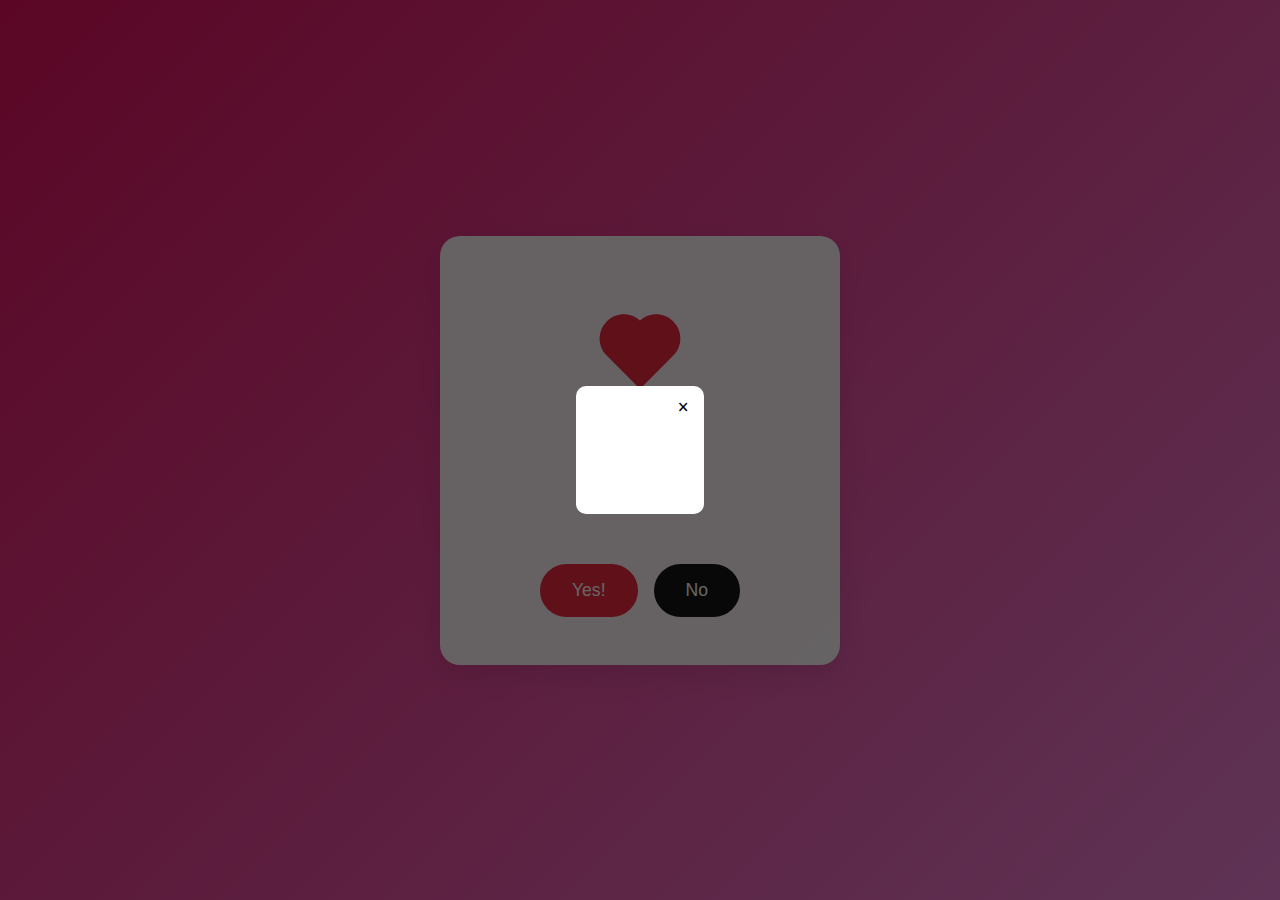
<file: index.html>
<!DOCTYPE html>
<html lang="es">
  <head>
    <meta charset="UTF-8" />
    <meta name="viewport" content="width=device-width, initial-scale=1.0" />
    <title>Para Rosa 💖</title>
    <link rel="stylesheet" href="styles.css" />
  </head>
  <body>
    <div class="card">
      <div class="heart-container">
        <svg viewBox="0 0 100 100" width="100" height="100">
          <path
            class="heart"
            d="M50 88.9L16.7 55.6C7.2 46.1 7.2 30.9 16.7 21.4s24.7-9.5 34.2 0L50 20.5l-0.9 0.9c9.5-9.5 24.7-9.5 34.2 0s9.5 24.7 0 34.2L50 88.9z"
          />
        </svg>
      </div>

      <div class="question active" id="q1">
        <h1 class="message">
          Rosa, ¿aceptas ser mi Ruth en este camino de amor y fe? 💝
        </h1>
        <div class="btn-container">
          <button
            class="btn"
            onclick="nextQuestion(true, 1, 'Donde tú vayas, yo iré, y donde tú vivas, yo viviré. Tu pueblo será mi pueblo, y tu Dios será mi Dios. - Rut 1:16', 'Porque contigo, Rosa, hasta los desiertos florecen. 🌹')"
          >
            Yes!
          </button>
          <button
            class="btn no"
            onclick="handleNo(1, '¿En serio, Rosa? 😱 ¿Me estás diciendo que no? ¡Ni el mar Rojo se atrevió a ser tan difícil de cruzar! 🙈 (Vuelve a intentarlo, no seas malvada 😏).')"
            onmouseover="dodgeNo(this)"
          >
            No
          </button>
        </div>
      </div>

      <div class="question" id="q2">
        <h1 class="message">
          Rosa, ¿me das el honor de caminar juntos, como los dicipulos de Jesús?
          🌹
        </h1>
        <div class="btn-container">
          <button
            class="btn"
            onclick="nextQuestion(true, 2, 'Donde dos o tres se reúnen en mi nombre, allí estoy yo en medio de ellos. - Mateo 18:20', 'Contigo, cada paso es una bendición. 🥰')"
          >
            Yes!
          </button>
          <button
            class="btn no"
            onclick="handleNo(2, '¿Qué? 😳 ¿En serio dijiste que no? ¡Hasta Jonás se arrepintió de decirle que no a Dios! 🙃 (Dale otra oportunidad a este pobre enamorado 😌).')"
            onmouseover="dodgeNo(this)"
          >
            No
          </button>
        </div>
      </div>

      <div class="question" id="q3">
        <h1 class="message">
          Rosa, Ahora mismo quiero darte un abrazo pero no estas aquí 🤗
        </h1>
        <div class="btn-container">
          <button
            class="btn"
            onclick="nextQuestion(true, 3, 'El amor es paciente, es bondadoso. El amor no tiene envidia, no se jacta, no se envanece. - 1 Corintios 13:4', 'Porque contigo, Rosa, hasta los abrazos saben a cielo. ❤️')"
          >
            Yes!
          </button>
          <button
            class="btn no"
            onclick="handleNo(3, '¿Qué? 😤 ¿Ni un abrazo? ¡Hasta el hijo pródigo recibió un abrazo! 😅 (No seas dura, Rosa, dale clic al sí 😘).')"
            onmouseover="dodgeNo(this)"
          >
            No
          </button>
        </div>
      </div>

      <div class="question" id="final">
        <h1 class="message">
          Rosa, eres mi regalo de Dios, y siempre recordaré que el amor viene de
          Él. Te Quiero. ❤️
        </h1>
        <div class="btn-container">
          <button
            class="btn"
            onclick="nextQuestion(true, 3, 'final', 'El amor nunca deja de ser. - 1 Corintios 13:8', 'Porque contigo, Rosa, hasta el cielo envidia nuestro amor. 🌟❤️')"
          >
            Yes!
          </button>
          <button
            class="btn no"
            onclick="handleNo('final', '¿Otra vez no? 😭 ¡Hasta Faraón dejó ir al pueblo de Israel! 😤 (Rosa, no seas cruel, dale clic al sí, por favor 🥺).')"
          >
            No
          </button>
        </div>
      </div>
    </div>
    <div id="customModal" class="modal">
      <div class="modal-content">
        <span class="close">&times;</span>
        <p id="modalMessage"></p>
      </div>
    </div>

    <script src="script.js"></script>
  </body>
</html>
</file>
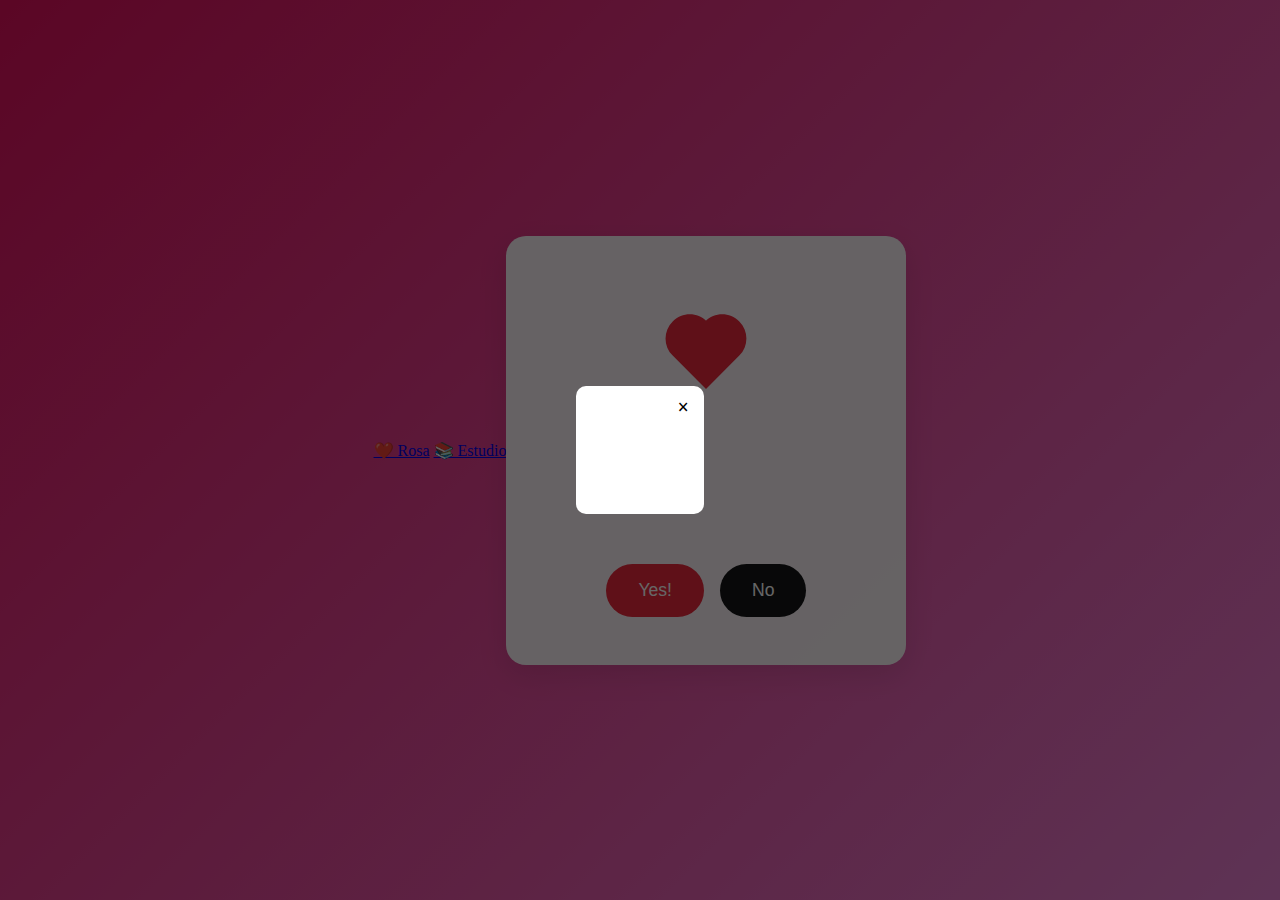
<file: index copy.html>
<!DOCTYPE html>
<html lang="es">
  <head>
    <meta charset="UTF-8" />
    <meta name="viewport" content="width=device-width, initial-scale=1.0" />
    <title>Para Rosa 💖</title>
    <link rel="stylesheet" href="styles.css" />
  </head>
  <body>
    <nav class="top-menu">
      <a href="index.html">❤️ Rosa</a>
      <a href="study.html">📚 Estudio</a>
    </nav>

    <div class="card">
      <div class="heart-container">
        <svg viewBox="0 0 100 100" width="100" height="100">
          <path
            class="heart"
            d="M50 88.9L16.7 55.6C7.2 46.1 7.2 30.9 16.7 21.4s24.7-9.5 34.2 0L50 20.5l-0.9 0.9c9.5-9.5 24.7-9.5 34.2 0s9.5 24.7 0 34.2L50 88.9z"
          />
        </svg>
      </div>

      <div class="question active" id="q1">
        <h1 class="message">
          Rosa, ¿aceptas ser mi Ruth en este camino de amor y fe? 💝
        </h1>
        <div class="btn-container">
          <button
            class="btn"
            onclick="nextQuestion(true, 1, 'Donde tú vayas, yo iré, y donde tú vivas, yo viviré. Tu pueblo será mi pueblo, y tu Dios será mi Dios. - Rut 1:16', 'Porque contigo, Rosa, hasta los desiertos florecen. 🌹')"
          >
            Yes!
          </button>
          <button
            class="btn no"
            onclick="handleNo(1, '¿En serio, Rosa? 😱 ¿Me estás diciendo que no? ¡Ni el mar Rojo se atrevió a ser tan difícil de cruzar! 🙈 (Vuelve a intentarlo, no seas malvada 😏).')"
            onmouseover="dodgeNo(this)"
          >
            No
          </button>
        </div>
      </div>

      <div class="question" id="q2">
        <h1 class="message">
          Rosa, ¿me das el honor de caminar juntos, como los dicipulos de Jesús?
          🌹
        </h1>
        <div class="btn-container">
          <button
            class="btn"
            onclick="nextQuestion(true, 2, 'Donde dos o tres se reúnen en mi nombre, allí estoy yo en medio de ellos. - Mateo 18:20', 'Contigo, cada paso es una bendición. 🥰')"
          >
            Yes!
          </button>
          <button
            class="btn no"
            onclick="handleNo(2, '¿Qué? 😳 ¿En serio dijiste que no? ¡Hasta Jonás se arrepintió de decirle que no a Dios! 🙃 (Dale otra oportunidad a este pobre enamorado 😌).')"
            onmouseover="dodgeNo(this)"
          >
            No
          </button>
        </div>
      </div>

      <div class="question" id="q3">
        <h1 class="message">
          Rosa, Ahora mismo quiero darte un abrazo pero no estas aquí 🤗
        </h1>
        <div class="btn-container">
          <button
            class="btn"
            onclick="nextQuestion(true, 3, 'El amor es paciente, es bondadoso. El amor no tiene envidia, no se jacta, no se envanece. - 1 Corintios 13:4', 'Porque contigo, Rosa, hasta los abrazos saben a cielo. ❤️')"
          >
            Yes!
          </button>
          <button
            class="btn no"
            onclick="handleNo(3, '¿Qué? 😤 ¿Ni un abrazo? ¡Hasta el hijo pródigo recibió un abrazo! 😅 (No seas dura, Rosa, dale clic al sí 😘).')"
            onmouseover="dodgeNo(this)"
          >
            No
          </button>
        </div>
      </div>

      <div class="question" id="final">
        <h1 class="message">
          Rosa, eres mi regalo de Dios, y siempre recordaré que el amor viene de
          Él. Te Quiero. ❤️
        </h1>
        <div class="btn-container">
          <button
            class="btn"
            onclick="nextQuestion(true, 3, 'final', 'El amor nunca deja de ser. - 1 Corintios 13:8', 'Porque contigo, Rosa, hasta el cielo envidia nuestro amor. 🌟❤️')"
          >
            Yes!
          </button>
          <button
            class="btn no"
            onclick="handleNo('final', '¿Otra vez no? 😭 ¡Hasta Faraón dejó ir al pueblo de Israel! 😤 (Rosa, no seas cruel, dale clic al sí, por favor 🥺).')"
          >
            No
          </button>
        </div>
      </div>
    </div>
    <div id="customModal" class="modal">
      <div class="modal-content">
        <span class="close">&times;</span>
        <p id="modalMessage"></p>
      </div>
    </div>

    <script src="script.js"></script>
  </body>
</html>
</file>
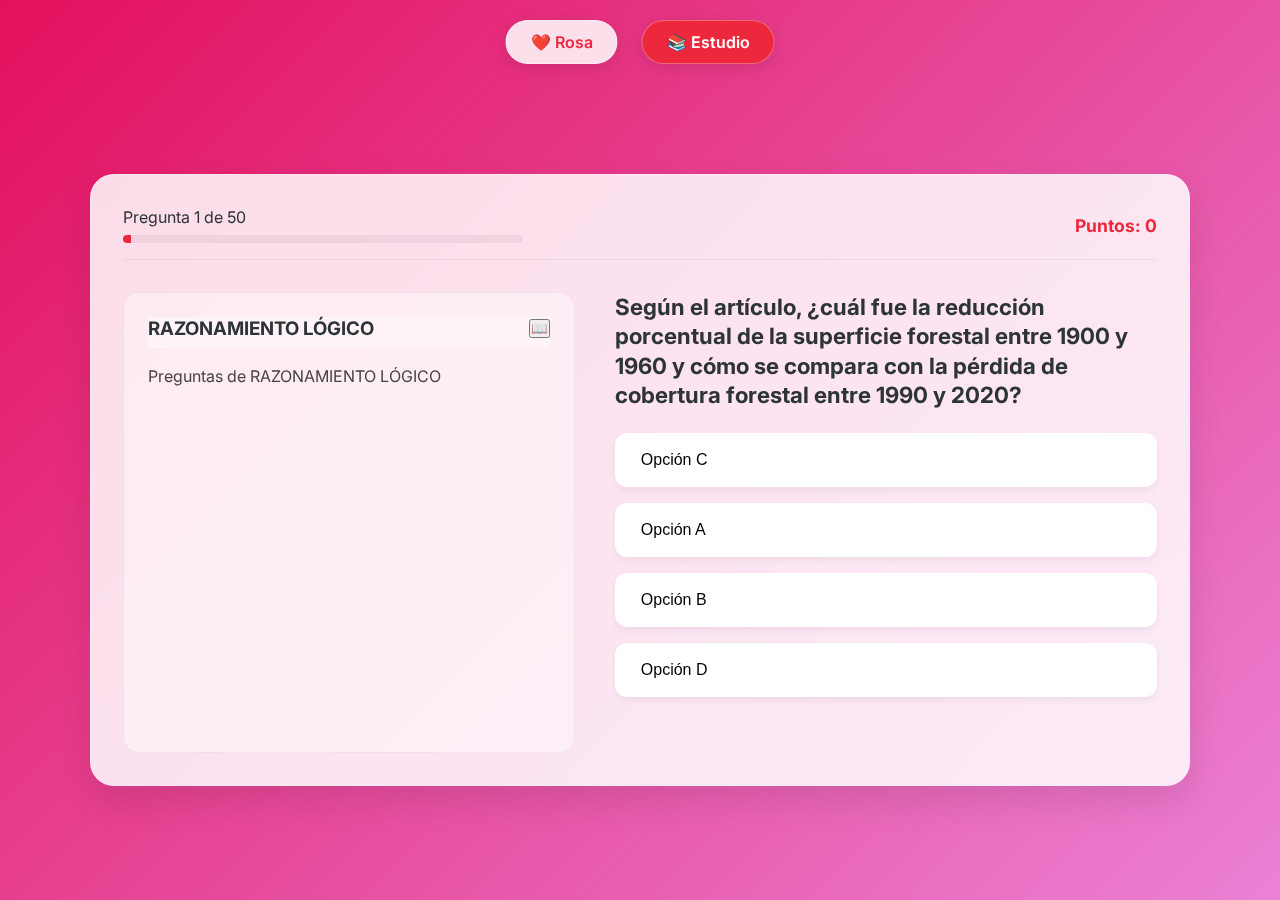
<file: study.html>
<!DOCTYPE html>
<html lang="es">

<head>
  <meta charset="UTF-8">
  <meta name="viewport" content="width=device-width, initial-scale=1.0">
  <title>Prep Académica - Rosa 📚</title>
  <link rel="stylesheet" href="study.css">
  <link rel="preconnect" href="https://fonts.googleapis.com">
  <link rel="preconnect" href="https://fonts.gstatic.com" crossorigin>
  <link href="https://fonts.googleapis.com/css2?family=Inter:wght@300;400;600;700&display=swap" rel="stylesheet">
</head>

<body>
  <nav class="top-menu">
    <a href="index.html">❤️ Rosa</a>
    <a href="study.html" class="active">📚 Estudio</a>
  </nav>

  <main class="container">
    <div class="glass-card main-card">
      <header class="quiz-header">
        <div class="progress-container">
          <span id="progress-text">Pregunta 0 de 0</span>
          <div class="progress-bar">
            <div id="progress-fill" class="progress-fill"></div>
          </div>
        </div>
        <div class="stats">
          <span id="score">Puntos: 0</span>
        </div>
      </header>

      <section class="content-split">
        <!-- Reading Section -->
        <aside class="reading-section" id="reading-section">
          <div class="reading-header">
            <h3 id="reading-title">Cargando lectura...</h3>
            <button id="toggle-reading" class="icon-btn" title="Expandir/Contraer">📖</button>
          </div>
          <div class="reading-content" id="reading-text">
            <!-- Text injected by JS -->
          </div>
        </aside>

        <!-- Question Section -->
        <article class="question-section">
          <h2 id="question-text">Cargando pregunta...</h2>
          <div class="options-grid" id="options-container">
            <!-- Options injected by JS -->
          </div>

          <div class="action-area">
            <p id="feedback-msg" class="feedback"></p>
            <button id="next-btn" class="btn primary" style="display: none;">Siguiente Pregunta</button>
            <button id="view-sustento" class="btn secondary" style="display: none;">Ver Sustento</button>
          </div>
        </article>
      </section>
    </div>
  </main>

  <!-- Modal for Sustento -->
  <div id="sustento-modal" class="modal">
    <div class="modal-content glass-card">
      <span class="close-btn">&times;</span>
      <h3>Justificación Técnica</h3>
      <div class="sustento-body" id="sustento-text">
        <!-- Sustento content -->
      </div>
      <button class="btn primary btn-full" onclick="closeModal()">Entendido</button>
    </div>
  </div>

  <script src="questions_data.js"></script>
  <script src="study.js"></script>
</body>

</html>
</file>
<file: styles.css>
* {
  box-sizing: border-box;
  -webkit-box-sizing: border-box;
  -moz-box-sizing: border-box;
  margin: 0;
  padding: 0;
}

body {
  align-items: center;
  background: linear-gradient(135deg, #e3105d 0%, #eb81d5 100%);
  display: flex;
  justify-content: center;
  min-height: 100vh;
}

.card {
  background: rgba(255, 255, 255, 0.95);
  border-radius: 20px;
  box-shadow: 0 10px 30px rgba(0, 0, 0, 0.1);
  max-width: 400px;
  overflow: hidden;
  padding: 2rem;
  position: relative;
  text-align: center;
  width: 90%;
}

.heart-container {
  margin: 2rem 0;
  position: relative;
}

.heart {
  animation: pulse 1.5s ease-in-out infinite;
  fill: #ed283c;
  transform-origin: center;
}

.message {
  animation: fadeIn 1s ease-out forwards;
  color: #333;
  font-size: 2rem;
  margin: 1rem 0;
  opacity: 0;
  transform: translateY(20px);
}

.btn-container {
  display: flex;
  gap: 1rem;
  justify-content: center;
  margin: 1rem 0;
}

.btn {
  background: #ed283c;
  border: none;
  border-radius: 50px;
  color: white;
  cursor: pointer;
  font-size: 1.1rem;
  padding: 1rem 2rem;
  transition: transform 0.3s, background 0.3s;
}

.btn:hover {
  background: #ff3356;
  transform: scale(1.05);
}

.btn.no {
  background: #161617;
}

.btn.no:hover {
  background: #555;
}

.floating-hearts {
  height: 100%;
  pointer-events: none;
  position: absolute;
  width: 100%;
}

.question {
  display: none;
}

.question.active {
  display: block;
}

.no-btn-container {
  position: relative;
}

.no-btn-container .btn.no {
  position: relative;
}

@keyframes pulse {
  0% {
    transform: scale(1);
  }
  50% {
    transform: scale(1.1);
  }
  100% {
    transform: scale(1);
  }
}

@keyframes fadeIn {
  to {
    opacity: 1;
    transform: translateY(0);
  }
}

@keyframes float {
  0% {
    transform: translateY(0) rotate(0deg);
  }
  100% {
    transform: translateY(-100vh) rotate(360deg);
  }
}

@keyframes dodge {
  0% {
    transform: translateX(0);
  }
  50% {
    transform: translateX(100px);
  }
  100% {
    transform: translateX(0);
  }
}

.sparkle {
  animation: sparkle 1s ease-in-out infinite;
  fill: #eb59d0;
}

@keyframes sparkle {
  0% {
    opacity: 0;
  }
  50% {
    opacity: 1;
  }
  100% {
    opacity: 0;
  }
}

.broken-heart {
  display: none;
  fill: #161617;
}
.modal {
  align-items: center;
  background-color: rgba(0, 0, 0, 0.6);
  display: none;
  display: flex;
  height: 100%;
  justify-content: center;
  left: 0;
  position: fixed;
  top: 0;
  width: 100%;
  z-index: 1000;
}

.modal-content {
  background: white;
  border-radius: 10px;
  font-size: 24px;
  font-weight: bold;
  max-width: 1000px;
  padding: 64px;
  position: relative;
  text-align: center;
}

.close {
  cursor: pointer;
  font-size: 20px;
  position: absolute;
  right: 15px;
  top: 10px;
}
</file>
<file: study.css>
:root {
  --primary: #ed283c;
  --secondary: #444;
  --accent: #eb59d0;
  --bg-gradient: linear-gradient(135deg, #e3105d 0%, #eb81d5 100%);
  --glass-bg: rgba(255, 255, 255, 0.85);
  --glass-border: rgba(255, 255, 255, 0.3);
  --text-primary: #2d3436;
  --text-secondary: #636e72;
  --success: #00b894;
  --error: #d63031;
}

* {
  box-sizing: border-box;
  margin: 0;
  padding: 0;
}

body {
  font-family: 'Inter', sans-serif;
  background: var(--bg-gradient);
  color: var(--text-primary);
  min-height: 100vh;
  display: flex;
  flex-direction: column;
  overflow-x: hidden;
}

/* Navbar */
.top-menu {
  position: fixed;
  top: 20px;
  left: 50%;
  transform: translateX(-50%);
  display: flex;
  gap: 1.5rem;
  z-index: 1000;
}

.top-menu a {
  background: var(--glass-bg);
  backdrop-filter: blur(10px);
  padding: 0.7rem 1.5rem;
  border-radius: 30px;
  text-decoration: none;
  font-weight: 600;
  color: var(--primary);
  box-shadow: 0 4px 15px rgba(0, 0, 0, 0.1);
  transition: all 0.3s ease;
  border: 1px solid var(--glass-border);
}

.top-menu a.active {
  background: var(--primary);
  color: white;
}

.top-menu a:hover {
  transform: translateY(-2px);
  box-shadow: 0 6px 20px rgba(0, 0, 0, 0.15);
}

/* Main Container */
.container {
  flex: 1;
  display: flex;
  justify-content: center;
  align-items: center;
  padding: 100px 20px 40px;
}

.glass-card {
  background: var(--glass-bg);
  backdrop-filter: blur(15px);
  border: 1px solid var(--glass-border);
  border-radius: 24px;
  box-shadow: 0 15px 35px rgba(0, 0, 0, 0.1);
}

.main-card {
  width: 100%;
  max-width: 1100px;
  min-height: 600px;
  display: flex;
  flex-direction: column;
  padding: 2rem;
  animation: slideUp 0.6s ease-out;
}

/* Quiz Header */
.quiz-header {
  display: flex;
  justify-content: space-between;
  align-items: center;
  margin-bottom: 2rem;
  padding-bottom: 1rem;
  border-bottom: 1px solid rgba(0, 0, 0, 0.05);
}

.progress-container {
  flex: 1;
  max-width: 400px;
}

.progress-bar {
  width: 100%;
  height: 8px;
  background: rgba(0, 0, 0, 0.05);
  border-radius: 4px;
  margin-top: 8px;
  overflow: hidden;
}

.progress-fill {
  height: 100%;
  background: var(--primary);
  width: 0%;
  transition: width 0.5s ease;
}

.stats {
  font-weight: 700;
  font-size: 1.1rem;
  color: var(--primary);
}

/* Content Split */
.content-split {
  display: grid;
  grid-template-columns: 1fr 1.2fr;
  gap: 2.5rem;
  flex: 1;
}

/* Reading Section */
.reading-section {
  background: rgba(255, 255, 255, 0.4);
  border-radius: 16px;
  padding: 1.5rem;
  max-height: 500px;
  overflow-y: auto;
  border: 1px solid rgba(0, 0, 0, 0.05);
}

.reading-header {
  display: flex;
  justify-content: space-between;
  align-items: center;
  margin-bottom: 1rem;
  position: sticky;
  top: 0;
  background: inherit;
  padding-bottom: 0.5rem;
}

.reading-content {
  line-height: 1.6;
  font-size: 1rem;
  color: #444;
  white-space: pre-wrap;
}

/* Question Section */
.question-section {
  display: flex;
  flex-direction: column;
}

#question-text {
  font-size: 1.4rem;
  font-weight: 700;
  margin-bottom: 1.5rem;
  line-height: 1.3;
}

.options-grid {
  display: grid;
  gap: 1rem;
}

.option-btn {
  background: white;
  border: 2px solid transparent;
  border-radius: 12px;
  padding: 1rem 1.5rem;
  text-align: left;
  font-size: 1rem;
  cursor: pointer;
  transition: all 0.2s ease;
  box-shadow: 0 4px 6px rgba(0, 0, 0, 0.05);
  display: flex;
  align-items: center;
}

.option-btn:hover {
  transform: translateX(5px);
  background: #f8f9fa;
}

.option-btn.selected {
  border-color: var(--primary);
  background: rgba(237, 40, 60, 0.05);
}

.option-btn.correct {
  background: var(--success);
  color: white;
  border-color: var(--success);
}

.option-btn.wrong {
  background: var(--error);
  color: white;
  border-color: var(--error);
}

/* Actions */
.action-area {
  margin-top: auto;
  padding-top: 2rem;
  display: flex;
  flex-direction: column;
  align-items: center;
  gap: 1rem;
}

.btn {
  padding: 1rem 2.5rem;
  border-radius: 50px;
  border: none;
  font-weight: 700;
  cursor: pointer;
  transition: all 0.3s ease;
  font-size: 1rem;
}

.btn.primary {
  background: var(--primary);
  color: white;
  box-shadow: 0 8px 20px rgba(237, 40, 60, 0.3);
}

.btn.secondary {
  background: var(--secondary);
  color: white;
}

.btn:hover {
  transform: scale(1.05);
  opacity: 0.9;
}

.feedback {
  font-weight: 600;
  min-height: 1.5rem;
}

/* Modal */
.modal {
  display: none;
  position: fixed;
  inset: 0;
  background: rgba(0, 0, 0, 0.5);
  backdrop-filter: blur(5px);
  z-index: 2000;
  justify-content: center;
  align-items: center;
  padding: 20px;
}

.modal-content {
  max-width: 600px;
  width: 100%;
  padding: 2.5rem;
  position: relative;
  max-height: 80vh;
  overflow-y: auto;
}

.close-btn {
  position: absolute;
  top: 15px;
  right: 20px;
  font-size: 1.5rem;
  cursor: pointer;
}

.sustento-body {
  margin: 1.5rem 0;
  line-height: 1.6;
  color: var(--text-secondary);
}

.btn-full {
  width: 100%;
}

/* Animations */
@keyframes slideUp {
  from {
    opacity: 0;
    transform: translateY(30px);
  }

  to {
    opacity: 1;
    transform: translateY(0);
  }
}

/* Responsive */
@media (max-width: 850px) {
  .content-split {
    grid-template-columns: 1fr;
  }

  .main-card {
    padding: 1.5rem;
  }

  .reading-section {
    max-height: 300px;
  }
}
</file>
